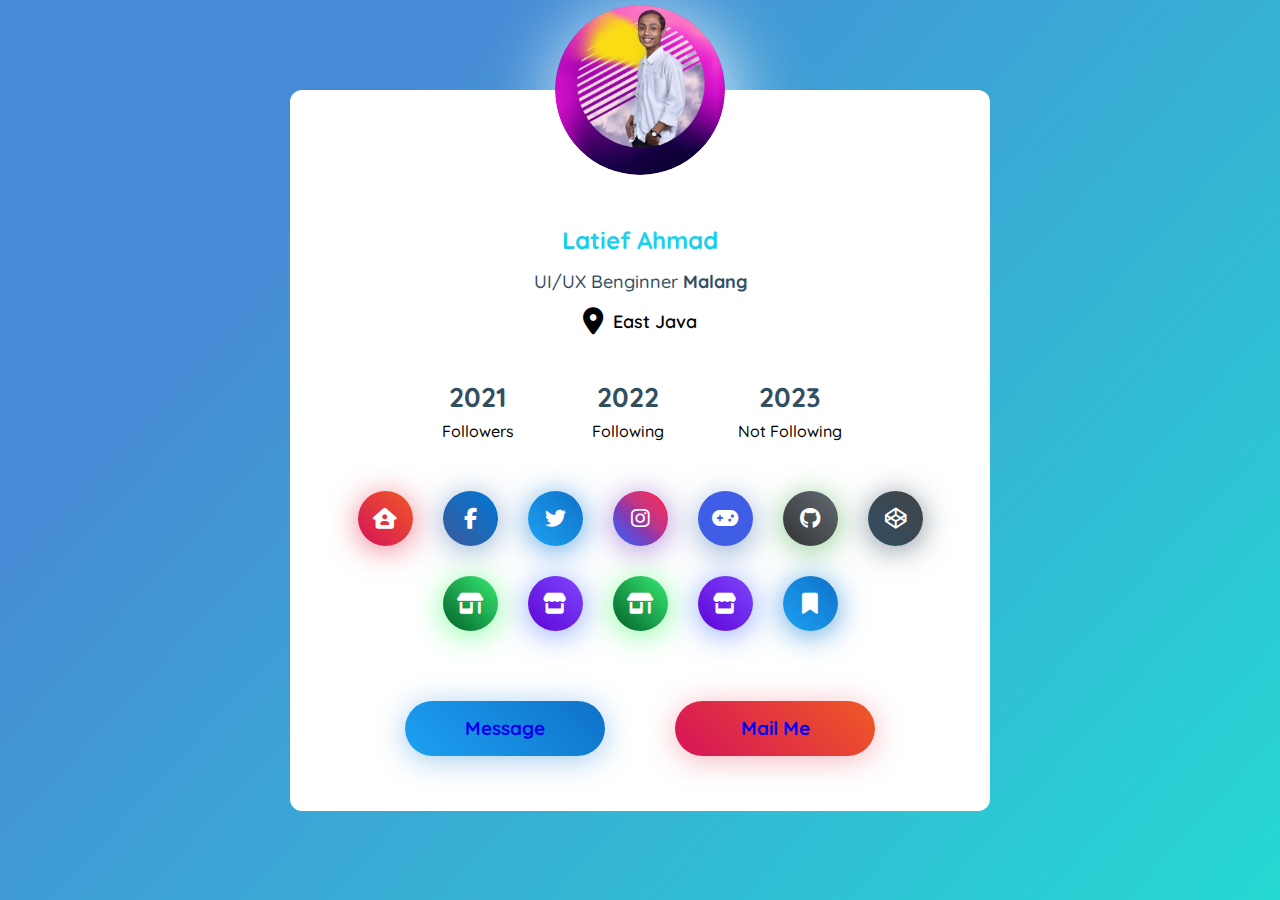
<file: index.html>
<!DOCTYPE html>
<html lang="en">
<head>
    <meta charset="UTF-8">
    <meta http-equiv="X-UA-Compatible" content="IE=edge">
    <meta name="viewport" content="width=device-width, initial-scale=1.0">
    <title>My Bio</title>
    <link rel="stylesheet" href="https://cdnjs.cloudflare.com/ajax/libs/font-awesome/6.2.0/css/all.min.css">
    <link rel="stylesheet" type="text/css" href="style.css">
    <link href="img/fav.ico" rel="icon">
    
</head>
<body>
    <div class="wrapper">
        <div class="profile-card">
            <div class="profile-card-img">
                <img src="img/profile.jpg" alt="profile-card">
            </div>
            <div class="profile-card-cont">
                <div class="profile-card-name">
                    Latief Ahmad
                </div>
                <div class="profile-card-text">
                    UI/UX Benginner <strong>Malang</strong>
                </div>
                <div class="profile-card-loc">
                    <span class="profile-card-loc-icon">
                        <i class="fa-solid fa-location-dot"></i>
                    </span>
                    <span class="profile-card-loc-text">
                        East Java
                    </span>
                </div>
                
                <div class="profile-card-info">
                    <div class="profile-card-info-item">
                        <div class="profile-card-info-title">
                            2021
                        </div>
                        <div class="profile-card-info-text">
                            Followers
                        </div>
                    </div>
                    <div class="profile-card-info-item">
                        <div class="profile-card-info-title">
                            2022
                        </div>
                        <div class="profile-card-info-text">
                            Following
                        </div>
                    </div>
                    <div class="profile-card-info-item">
                        <div class="profile-card-info-title">
                            2023
                        </div>
                        <div class="profile-card-info-text">
                            Not Following
                        </div>
                    </div>
                </div>

            <div class="profile-card-social">
                <a href="http://latief.my.id/" class="profile-card-social-item home">
                    <span class="icon-font">
                        <i class="fa-solid fa-house-user"></i>
                    </span>
                </a>
                <a href="src/facebook.html" class="profile-card-social-item facebook" target="_blank">
                    <span class="icon-font">
                        <i class="fa-brands fa-facebook-f"></i>
                    </span>
                </a>
                <a href="https://twitter.com/0xlatiefahmad" class="profile-card-social-item twitter" target="_blank">
                    <span class="icon-font">
                        <i class="fa-brands fa-twitter"></i>
                    </span>
                </a>
                <a href="https://www.instagram.com/latief.ahmad/" class="profile-card-social-item instagram" target="_blank">
                    <span class="icon-font">
                        <i class="fa-brands fa-instagram"></i>
                    </span>
                </a>
                <a href="https://game.latief.my.id/" class="profile-card-social-item game" target="_blank">
                    <span class="icon-font">
                        <i class="fa-solid fa-gamepad"></i>
                    </span>
                </a>
                <a href="src/github.html" class="profile-card-social-item github" target="_blank">
                    <span class="icon-font">
                        <i class="fa-brands fa-github"></i>
                    </span>
                </a>
                <a href="https://codepen.io/latief" class="profile-card-social-item codepen" target="_blank">
                    <span class="icon-font">
                        <i class="fa-brands fa-codepen"></i>
                    </span>
                </a>
                <a href="https://go.uniramalang.ac.id/bibit/" class="profile-card-social-item bibit" target="_blank">
                    <span class="icon-font">
                        <i class="fa-solid fa-shop"></i>
                    </span>
                </a>
                <a href="https://pintu.page.link/RqVEvF2wYA232nL47/" class="profile-card-social-item pintu" target="_blank">
                    <span class="icon-font">
                        <i class="fa-solid fa-store"></i>
                    </span>
                </a>
                <a href="https://referral.ajaib.co.id/3Pn3/" class="profile-card-social-item ajaib" target="_blank">
                    <span class="icon-font">
                        <i class="fa-solid fa-shop"></i>
                    </span>
                </a>
                <a href="https://pluang.onelink.me/jTjO/referral/" class="profile-card-social-item pluang" target="_blank">
                    <span class="icon-font">
                        <i class="fa-solid fa-store"></i>
                    </span>
                </a>
                <a href="https://www.make.com/en/register?pc=latiefahmad/" class="profile-card-social-item make" target="_blank">
                    <span class="icon-font">
                        <i class="fa-solid fa-bookmark"></i>
                    </span>
                </a>
            </div>
        
            <div class="profile-card-ctr">
                <button class="profile-card-button blue">
                    <a href="https://t.me/latiefahmad">Message</a>
                </button>
                <button class="profile-card-button orange">
                    <a href="mailto: admin@latief.my.id">Mail Me</a>
                </button>
            </div>
        </div>
        </div>
    </div>
</body>
</html>
</file>
<file: style.css>
@import url("https://fonts.googleapis.com/css?family=Quicksand:400,500,700&subset=latin-ext");


* {
    padding: 0;
    margin: 0;
    box-sizing: border-box;
    font-family: "Quicksand", sans-serif;
}

a, a:hover {
    text-decoration: none;
}

.wrapper {
    width: 100%;
    height: auto;
    min-height: 100vh;
    padding: 50px 20px;
    display: flex;
    background-image: linear-gradient(132.6deg, rgba(71, 139, 214, 1.0) 23.3%, rgba(37, 216, 211, 1.0));
}

@media screen and (max-width: 768px){
    .wrapper{
        padding-top: 100px;
    }   
}

.profile-card {
    width: 100%;
    min-height: 460px;
    margin: auto;
    box-shadow: 0 8px 60px --10px rgba(13, 28, 39, 0.6);
    background: #fff;
    border-radius: 12px;
    max-width: 700px;
    position: relative;
}

.profile-card-img{
    width: 170px;
    height: 170px;
    margin-left: auto;
    margin-right: auto;
    transform: translateY(-50%);
    border-radius: 50%;
    overflow: hidden;
    position: relative;
    z-index: 4;
    box-shadow: 5px 15px 80px 0px #fff;
}

@media screen and (max-width: 576px){
    .profile-card-img{
        width: 120px;
        height: 120px;
    }    
}

.profile-card-img img{
    display: block;
    width: 100%;
    height: 100%;
    object-fit: cover;
    border-radius: 50%;
}

.profile-card-cont{
    margin-top: -35px;
    text-align: center;
    padding: 0 20px;
    padding-bottom: 40px;
    transition: all 0.3s;
}

.profile-card-name{
    font-weight: 700;
    font-size: 24px;
    color: #0eceed;
    margin-bottom: 15px;
}

.profile-card-text{
    font-size: 18px;
    font-weight: 500;
    color: #324e63;
    margin-bottom: 15px;
}

.profile-card-text strong{
    font-weight: 700;
}

.profile-card-loc{
    display: flex;
    justify-content: center;
    align-items: center;
    font-size: 18px;
    font-weight: 600;
}

.profile-card-loc-icon{
    display: inline-flex;
    font-size: 27px;
    margin-right: 10px;
}

.profile-card-info{
    display: flex;
    justify-content: center;
    flex-wrap: wrap;
    align-items: flex-start;
    margin-top: 35px;
}

.profile-card-info-item{
    padding: 10px 35px;
    min-width: 150px;
}

@media screen and (max-width: 768px) {
    .profile-card-info-item{
        padding: 10px 20px;
        min-width: 120px;
    }
}

.profile-card-info-title{
    font-weight: 700;
    font-size: 27px;
    color: #324e63;
}

.profile-card-info-text{
    font-weight: 500;
    margin-top: 7px;
}

.profile-card-social{
    margin-top: 25px;
    display: flex;
    justify-content: center;
    align-items: center;
    flex-wrap: wrap;
}

.profile-card-social-item{
    display: inline-flex;
    width: 55px;
    height: 55px;
    margin: 15px;
    border-radius: 50%;
    align-items: center;
    justify-content: center;    
    color: #fff;
    background: #405de6;
    box-shadow: 0 7px 30px rgba(43, 98, 169, 0.5);
    position: relative;
    font-size: 21px;
    flex-shrink: 0;
    transition: all 0.3s;
}

@media screen and (max-width: 768px) {
    .profile-card-social-item{
        width: 50px;
        height: 50px;
        margin: 10px;
    }
}

.profile-card-social-item:hover{
    transform: scale(1.2);
}

.profile-card-social-item.home{
    background: linear-gradient(45deg, #d5135a, #f05924);
    box-shadow: 0 4px 30px rgba(223, 45, 70, 0.6);
}

.profile-card-social-item.facebook{
    background: linear-gradient(45deg, #3b5998, #0078d7);
    box-shadow: 0 4px 30px rgba(43, 98, 169, 0.5);
}

.profile-card-social-item.twitter{
    background: linear-gradient(45deg, #1da1f2, #0e71c8);
    box-shadow: 0 4px 30px rgba(19, 127, 212, 0.7);
}

.profile-card-social-item.instagram{
    background: linear-gradient(45deg, #405de6, #5851db, #833ab4, #c13584, #e1306c, #fd1d1d);
    box-shadow: 0 4px 30px rgba(120, 64, 190, 0.6);
}

.profile-card-social-item.gamepad{
    background: linear-gradient(45deg, #1769ff, #213fca);
    box-shadow: 0 4px 30px rgba(27, 86, 231, 0.7);
}

.profile-card-social-item.github{
    background: linear-gradient(45deg, #333, #626b73);
    box-shadow: 0 4px 30px rgba(63, 165, 67, 0.6);
}

.profile-card-social-item.codepen{
    background: linear-gradient(45deg, #324e63, #414447);
    box-shadow: 0 4px 30px rgba(55, 75, 90, 0.6);
}

.profile-card-social-item.bibit{
    background: linear-gradient(45deg, #025f29, #00e74dc7);
    box-shadow: 0 4px 30px rgba(47, 253, 91, 0.6);
}

.profile-card-social-item.pintu{
    background: linear-gradient(45deg, #5e04d4, #5a13ffc7);
    box-shadow: 0 4px 30px rgba(65, 115, 255, 0.6);
}

.profile-card-social-item.ajaib{
    background: linear-gradient(45deg, #025f29, #00e74dc7);
    box-shadow: 0 4px 30px rgba(47, 253, 91, 0.6);
}

.profile-card-social-item.pluang{
    background: linear-gradient(45deg, #5e04d4, #5a13ffc7);
    box-shadow: 0 4px 30px rgba(65, 115, 255, 0.6);
}

.profile-card-social-item.make{
    background: linear-gradient(45deg, #1da1f2, #0e71c8);
    box-shadow: 0 4px 30px rgba(19, 127, 212, 0.7);
}

.profile-card-ctr{
    display: flex;
    justify-content: center;
    align-items: center;
    margin-top: 40px;
}

@media screen and (max-width: 576px){
    .profile-card-ctr{
        flex-wrap: wrap;
    }    
}

.profile-card-button{
    background: none;
    border: none;
    font-weight: 700;
    font-size: 19px;
    margin: 15px 35px;
    padding: 15px 40px;
    min-width: 200px;
    border-radius: 50px;
    min-height: 55px;
    color: #fff;
    cursor: pointer;
    transition: all 0.3s;
}

@media screen and (max-width: 768px) {
    .profile-card-button{
        min-width: 170px;
        margin: 15px 25px;
    }
}

@media screen and (max-width: 576px) {
    .profile-card-button{
        min-width: inherit;
        margin: 0;
        margin-bottom: 16px;
        width: 100%;
        max-width: 300px;
    }
}

.profile-card-button.blue{
    background: linear-gradient(45deg, #1da1f2, #0e71c8);
    box-shadow: 0 4px 30px rgba(19, 127, 212, 0.4);
}

.profile-card-button.blue:hover{
    box-shadow: 0 7px 30px rgba(19, 127, 212, 0.75);
    transform: translateY(-5px);
}

.profile-card-button.orange{
    background: linear-gradient(45deg, #d5135a, #f05924);
    box-shadow: 0 4px 30px rgba(223, 45, 70, 0.35);
}

.profile-card-button.orange:hover{
    box-shadow: 0 7px 30px rgba(223, 45, 70, 0.75);
    transform: translateY(-5px);
}
</file>
